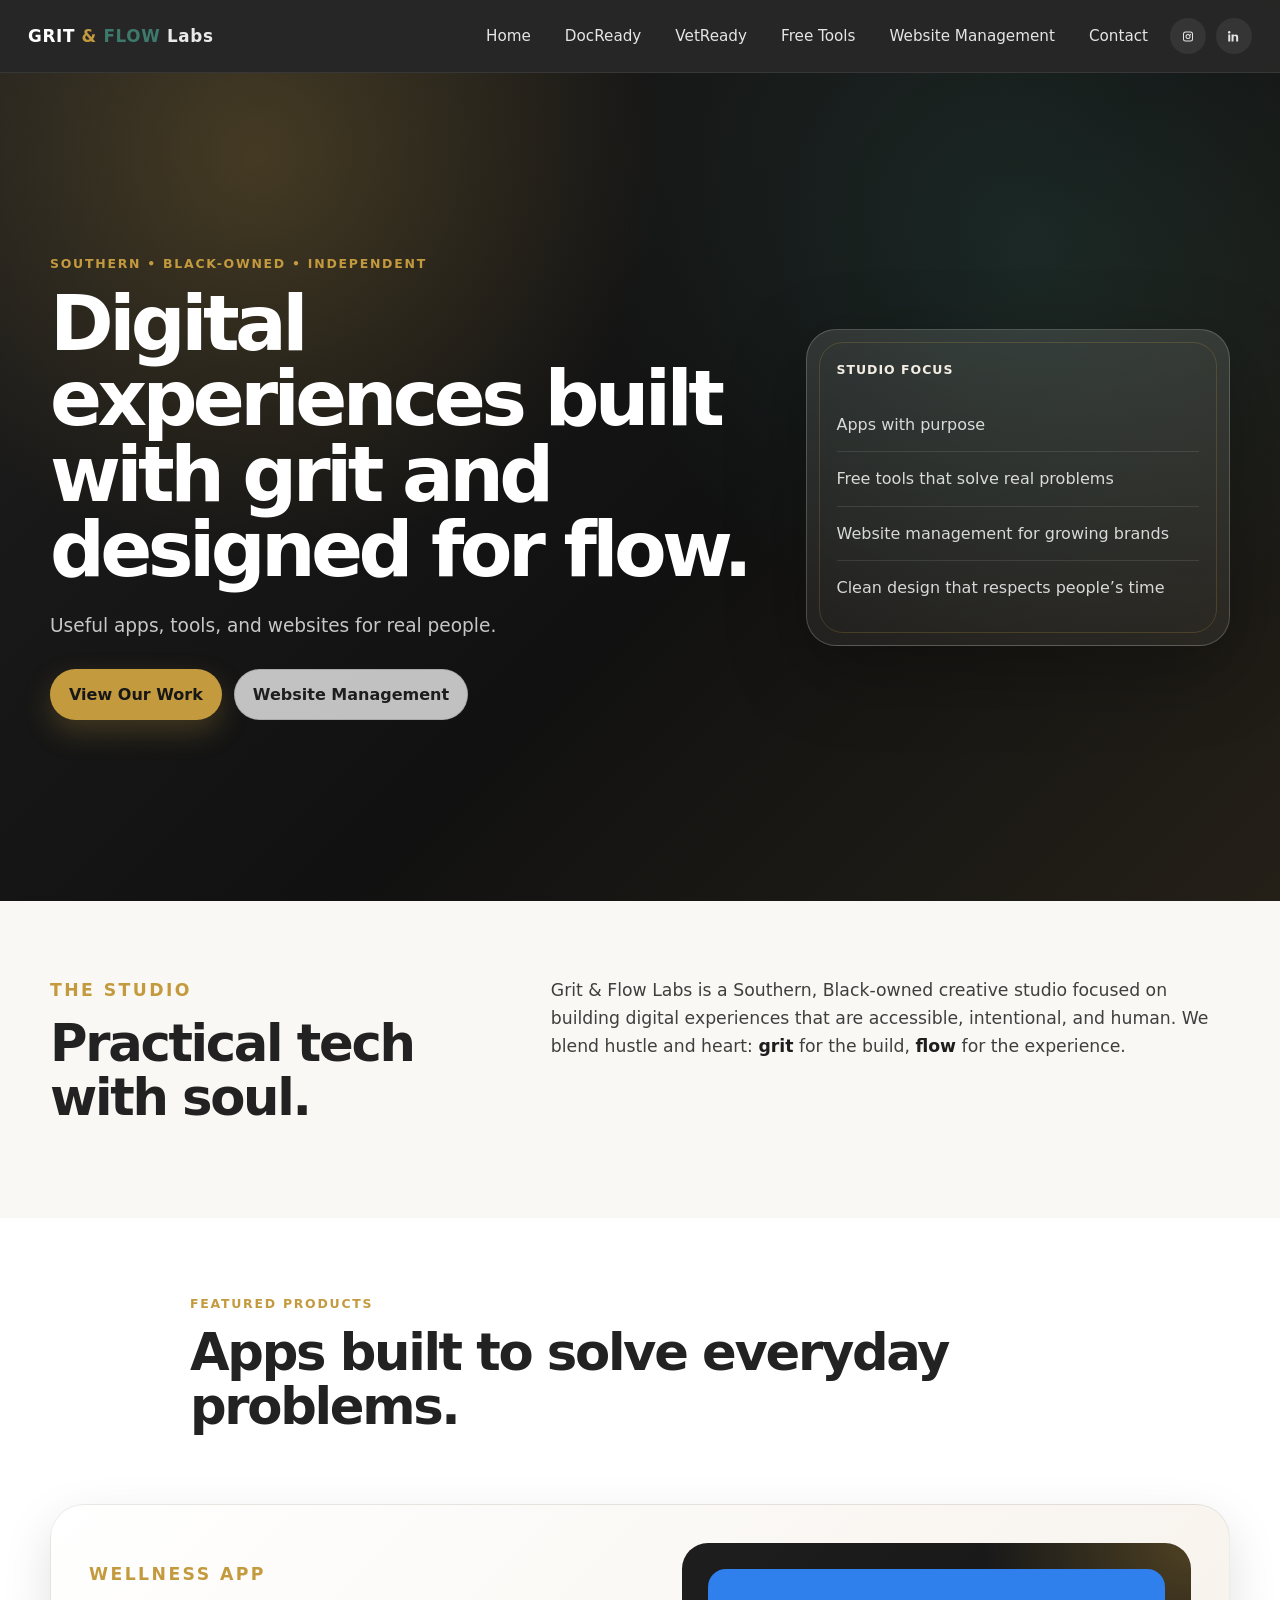
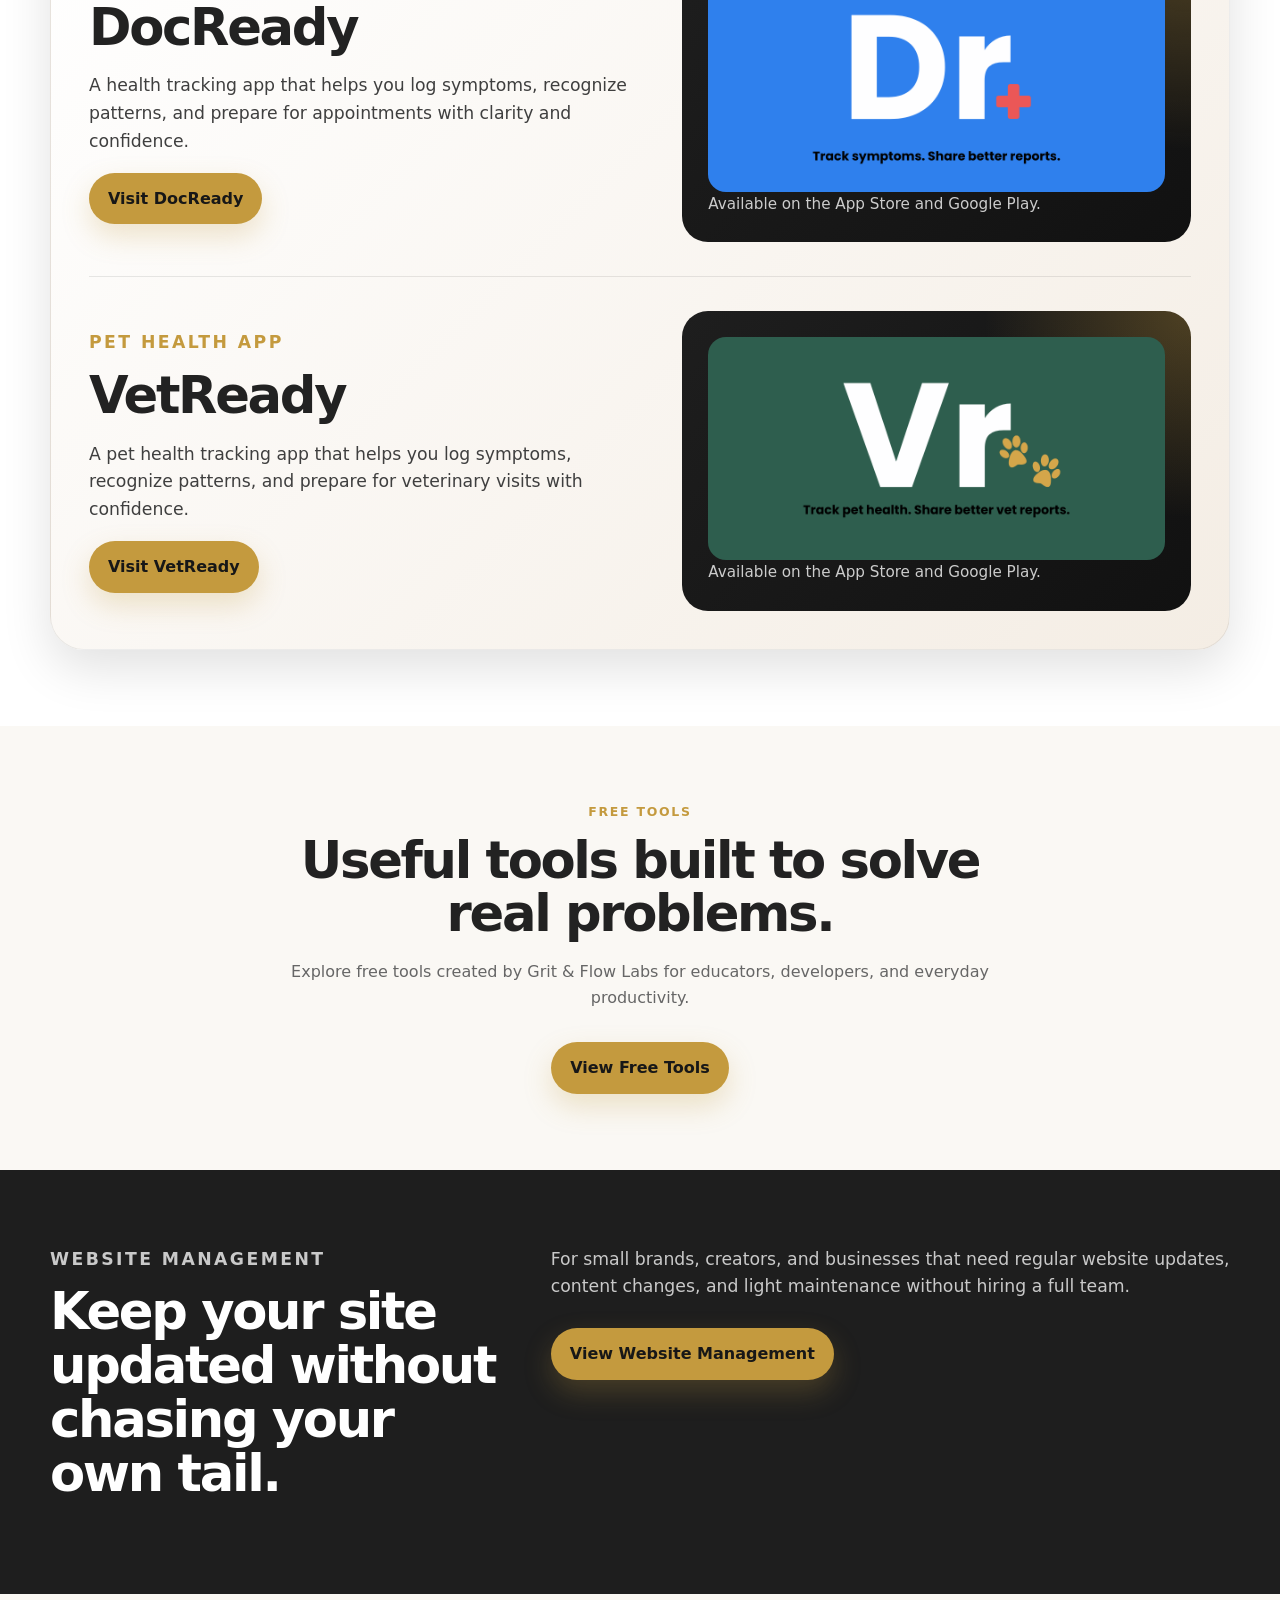
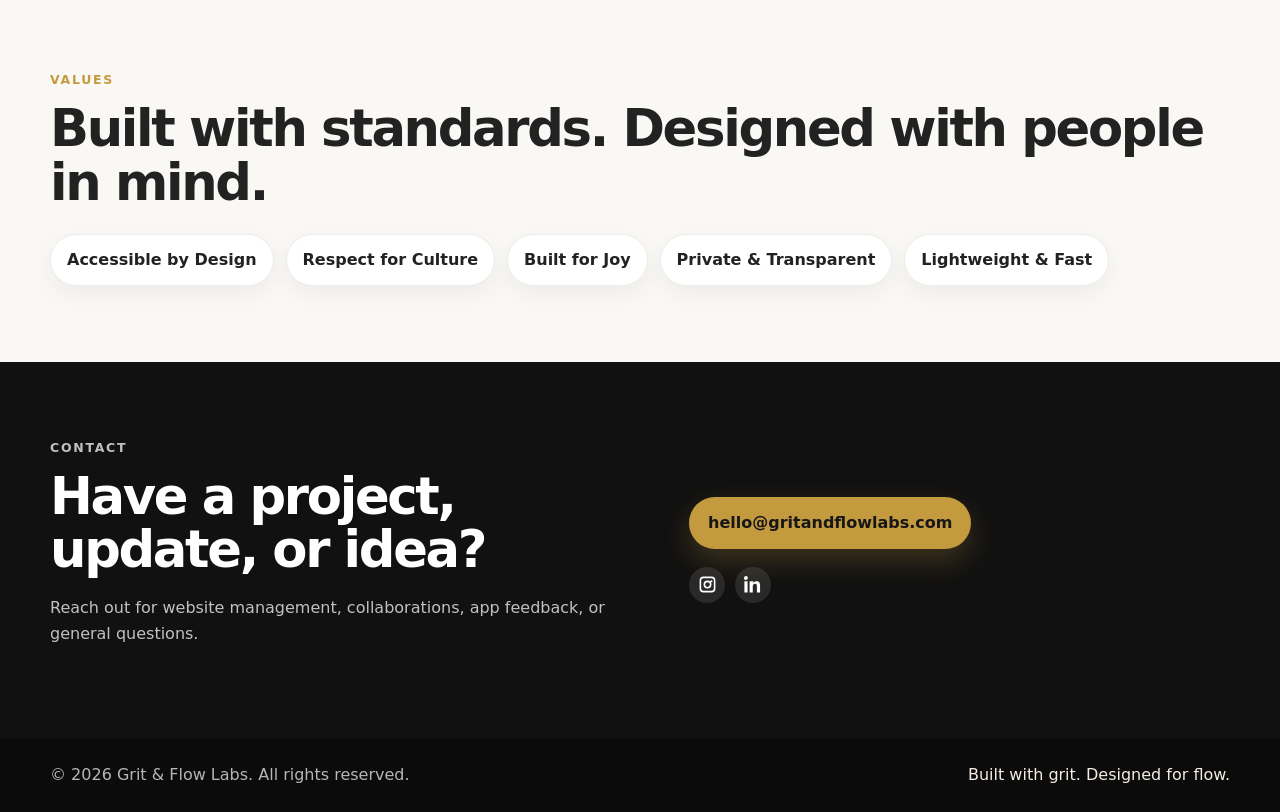
<file: index.html>
<!doctype html>
<html lang="en">
<head>
  <meta charset="utf-8" />

  <meta name="viewport" content="width=device-width, initial-scale=1" />
  <meta name="google-site-verification" content="lXQeGCzMcwORRXXdTI3H_9_Cq4VjbIh1p4WEnHiQxts" />

  <title>Grit & Flow Labs</title>

  <meta
    name="description"
    content="Grit & Flow Labs is a Southern, Black-owned creative studio building apps, tools, and websites with intention, care, and flow."
  />

  <meta property="og:title" content="Grit & Flow Labs" />
  <meta
    property="og:description"
    content="Apps, tools, and websites built with grit and designed for flow."
  />
  <meta property="og:type" content="website" />
  <meta property="og:image" content="favicon.png" />

  <link rel="icon" type="image/png" href="favicon.png" />
  <link rel="apple-touch-icon" href="favicon.png" />
  <meta name="theme-color" content="#1E1E1E" />

  <link rel="stylesheet" href="styles.css" />
</head>

<body>
  <header class="site-header">
    <a class="brand" href="index.html" aria-label="Grit & Flow Labs home">
      <span class="wordmark">
        <strong>GRIT</strong>
        <span class="amp">&amp;</span>
        <span class="flow">FLOW</span>
        <span class="labs">Labs</span>
      </span>
    </a>

    <button class="nav-toggle" aria-expanded="false" aria-controls="nav">
      Menu
    </button>

    <nav id="nav" class="nav">
      <a href="index.html">Home</a>
      <a href="#docready">DocReady</a>
      <a href="#vetready">VetReady</a>
      <a href="tools.html">Free Tools</a>
      <a href="website-management.html">Website Management</a>
      <a href="#contact">Contact</a>

      <div class="nav-socials" aria-label="Social links">
        <a
          href="https://instagram.com/gritandflowlabs"
          target="_blank"
          rel="noopener"
          aria-label="Instagram"
        >
          <svg width="20" height="20" viewBox="0 0 24 24" fill="currentColor" aria-hidden="true">
            <path d="M7 2h10a5 5 0 0 1 5 5v10a5 5 0 0 1-5 5H7a5 5 0 0 1-5-5V7a5 5 0 0 1 5-5Zm0 2a3 3 0 0 0-3 3v10a3 3 0 0 0 3 3h10a3 3 0 0 0 3-3V7a3 3 0 0 0-3-3H7Zm5 3a5 5 0 1 1 0 10 5 5 0 0 1 0-10Zm0 2a3 3 0 1 0 0 6 3 3 0 0 0 0-6Zm5-2.25a1.25 1.25 0 1 1 0 2.5 1.25 1.25 0 0 1 0-2.5Z" />
          </svg>
        </a>

        <a
          href="https://www.linkedin.com/company/grit-flow-labs"
          target="_blank"
          rel="noopener"
          aria-label="LinkedIn"
        >
          <svg width="20" height="20" viewBox="0 0 24 24" fill="currentColor" aria-hidden="true">
            <path d="M4.98 3.5A2.5 2.5 0 1 1 0 3.5a2.5 2.5 0 0 1 4.98 0ZM.5 8h4v14h-4V8Zm7.5 0h3.8v1.9h.05A4.16 4.16 0 0 1 15.6 8c4 0 4.7 2.6 4.7 6V22h-4v-7.1c0-1.7 0-3.9-2.4-3.9s-2.8 1.9-2.8 3.8V22h-4V8Z" />
          </svg>
        </a>
      </div>
    </nav>
  </header>

  <main id="top">
    <section class="hero luxury-hero">
      <div class="hero-grid">
        <div class="hero-copy">
          <p class="eyebrow">Southern • Black-Owned • Independent</p>

          <h1>
            Digital experiences built with grit and designed for flow.
          </h1>

          <p class="hero-text">
            Useful apps, tools, and websites for real people.
          </p>

          <div class="actions">
            <a class="btn btn-gold" href="#work">View Our Work</a>
            <a class="btn btn-ghost" href="website-management.html">
              Website Management
            </a>
          </div>
        </div>

        <aside class="hero-panel" aria-label="Studio focus">
          <p class="panel-label">Studio Focus</p>

          <ul>
            <li>Apps with purpose</li>
            <li>Free tools that solve real problems</li>
            <li>Website management for growing brands</li>
            <li>Clean design that respects people’s time</li>
          </ul>
        </aside>
      </div>
    </section>

    <section id="about" class="section brand-story">
      <div class="container split">
        <div>
          <p class="eyebrow">The Studio</p>
          <h2>Practical tech with soul.</h2>
        </div>

        <p>
          Grit &amp; Flow Labs is a Southern, Black-owned creative studio focused
          on building digital experiences that are accessible, intentional, and
          human. We blend hustle and heart: <em>grit</em> for the build,
          <em>flow</em> for the experience.
        </p>
      </div>
    </section>

   <section id="work" class="section work-section">
      <div class="container section-heading">
        <p class="eyebrow">Featured Products</p>
        <h2>Apps built to solve everyday problems.</h2>
      </div>
    </section>

    <section id="products" class="section feature-section">
      <div class="container feature-card featured-products-card">

        <article id="docready" class="product-feature">
          <div class="feature-content">
            <p class="eyebrow">Wellness App</p>

            <h2>DocReady</h2>

            <p>
              A health tracking app that helps you log symptoms, recognize patterns,
              and prepare for appointments with clarity and confidence.
            </p>

            <div class="actions">
              <a
                class="btn btn-gold"
                href="https://docready.io"
                target="_blank"
                rel="noopener"
              >
                Visit DocReady
              </a>
            </div>
          </div>

          <div class="feature-note">
            <img
              src="docready-feature.png"
              alt="DocReady Feature Graphic"
              class="feature-image"
            />

            <p class="feature-status">
              Available on the App Store and Google Play.
            </p>
          </div>
        </article>

        <article id="vetready" class="product-feature">
          <div class="feature-content">
            <p class="eyebrow">Pet Health App</p>

            <h2>VetReady</h2>

            <p>
              A pet health tracking app that helps you log symptoms, recognize
              patterns, and prepare for veterinary visits with confidence.
            </p>

            <div class="actions">
              <a
                class="btn btn-gold"
                href="https://vetready.io/"
                target="_blank"
                rel="noopener"
              >
                Visit VetReady
              </a>
            </div>
          </div>

          <div class="feature-note">
            <img
              src="vetready-feature.png"
              alt="VetReady Feature Graphic"
              class="feature-image"
            />

            <p class="feature-status">
              Available on the App Store and Google Play.
            </p>
          </div>
        </article>

  </div>
</section>
      </div>
    </section>

    <section class="section tools-preview">
  <div class="container">

    <div class="section-heading">
      <p class="eyebrow">Free Tools</p>

      <h2>
        Useful tools built to solve real problems.
      </h2>

      <p>
        Explore free tools created by Grit &amp; Flow Labs for educators,
        developers, and everyday productivity.
      </p>
    </div>

    <div class="center-action">
      <a class="btn btn-gold" href="tools.html">
        View Free Tools
      </a>
    </div>

  </div>
</section>

    <section class="section website-preview">
      <div class="container split">
        <div>
          <p class="eyebrow">Website Management</p>
          <h2>Keep your site updated without chasing your own tail.</h2>
        </div>

        <div>
          <p>
            For small brands, creators, and businesses that need regular website
            updates, content changes, and light maintenance without hiring a full
            team.
          </p>

          <div class="actions">
            <a class="btn btn-gold" href="website-management.html">
              View Website Management
            </a>
          </div>
        </div>
      </div>
    </section>

    <section class="section values">
      <div class="container">
        <p class="eyebrow">Values</p>

        <h2>Built with standards. Designed with people in mind.</h2>

        <ul class="pill-list">
          <li>Accessible by Design</li>
          <li>Respect for Culture</li>
          <li>Built for Joy</li>
          <li>Private &amp; Transparent</li>
          <li>Lightweight &amp; Fast</li>
        </ul>
      </div>
    </section>

    <section id="contact" class="section contact">
      <div class="container contact-grid">
        <div>
          <p class="eyebrow">Contact</p>

          <h2>Have a project, update, or idea?</h2>

          <p>
            Reach out for website management, collaborations, app feedback, or
            general questions.
          </p>
        </div>

        <div class="contact-actions">
          <a class="btn btn-gold" href="mailto:hello@gritandflowlabs.com">
            hello@gritandflowlabs.com
          </a>

          <div class="nav-socials contact-socials" aria-label="Social links">
            <a
              href="https://instagram.com/gritandflowlabs"
              target="_blank"
              rel="noopener"
              aria-label="Instagram"
            >
              <svg width="20" height="20" viewBox="0 0 24 24" fill="currentColor" aria-hidden="true">
                <path d="M7 2h10a5 5 0 0 1 5 5v10a5 5 0 0 1-5 5H7a5 5 0 0 1-5-5V7a5 5 0 0 1 5-5Zm0 2a3 3 0 0 0-3 3v10a3 3 0 0 0 3 3h10a3 3 0 0 0 3-3V7a3 3 0 0 0-3-3H7Zm5 3a5 5 0 1 1 0 10 5 5 0 0 1 0-10Zm0 2a3 3 0 1 0 0 6 3 3 0 0 0 0-6Zm5-2.25a1.25 1.25 0 1 1 0 2.5 1.25 1.25 0 0 1 0-2.5Z" />
              </svg>
            </a>

            <a
              href="https://www.linkedin.com/company/grit-flow-labs"
              target="_blank"
              rel="noopener"
              aria-label="LinkedIn"
            >
              <svg width="20" height="20" viewBox="0 0 24 24" fill="currentColor" aria-hidden="true">
                <path d="M4.98 3.5A2.5 2.5 0 1 1 0 3.5a2.5 2.5 0 0 1 4.98 0ZM.5 8h4v14h-4V8Zm7.5 0h3.8v1.9h.05A4.16 4.16 0 0 1 15.6 8c4 0 4.7 2.6 4.7 6V22h-4v-7.1c0-1.7 0-3.9-2.4-3.9s-2.8 1.9-2.8 3.8V22h-4V8Z" />
              </svg>
            </a>
          </div>
        </div>
      </div>
    </section>
  </main>

  <footer class="site-footer">
    <div class="container footer-inner">
      <p>&copy; <span id="year"></span> Grit &amp; Flow Labs. All rights reserved.</p>
      <p class="footer-tag">Built with grit. Designed for flow.</p>
    </div>
  </footer>

  <button
  id="backToTop"
  class="back-to-top"
  aria-label="Back to top"
>
  ↑
</button>

  <script src="script.js"></script>
</body>
</html>
</file>
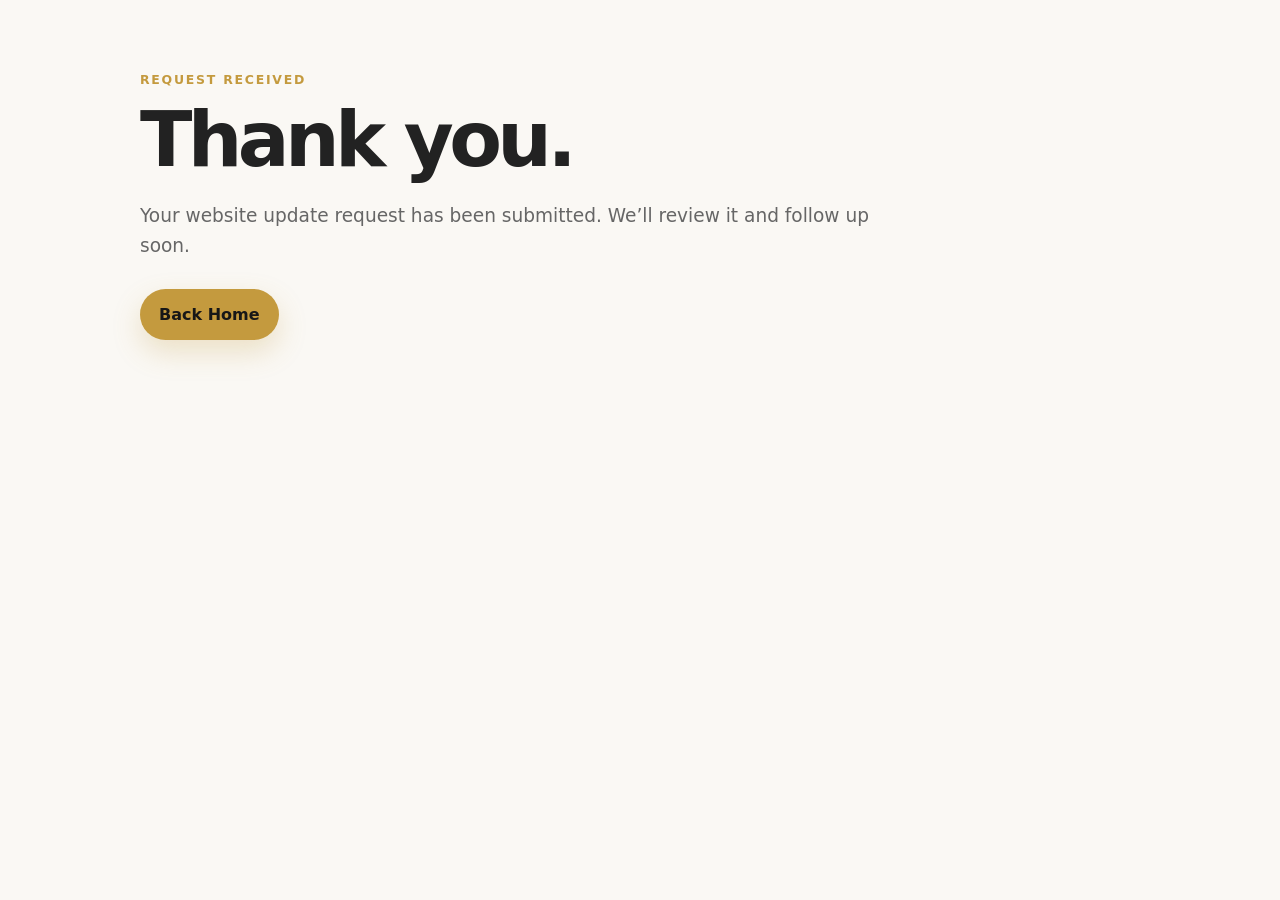
<file: thank-you.html>
<!doctype html>
<html lang="en">
<head>
  <meta charset="utf-8" />
  <meta name="viewport" content="width=device-width, initial-scale=1" />
  <title>Thank You | Grit & Flow Labs</title>
  <link rel="stylesheet" href="styles.css" />
</head>
<body>
  <main class="hero small-hero">
    <div class="container">
      <p class="eyebrow">Request Received</p>
      <h1>Thank you.</h1>
      <p class="hero-text">
        Your website update request has been submitted. We’ll review it and follow up soon.
      </p>
      <a class="btn btn-gold" href="index.html">Back Home</a>
    </div>
  </main>
</body>
</html>
</file>
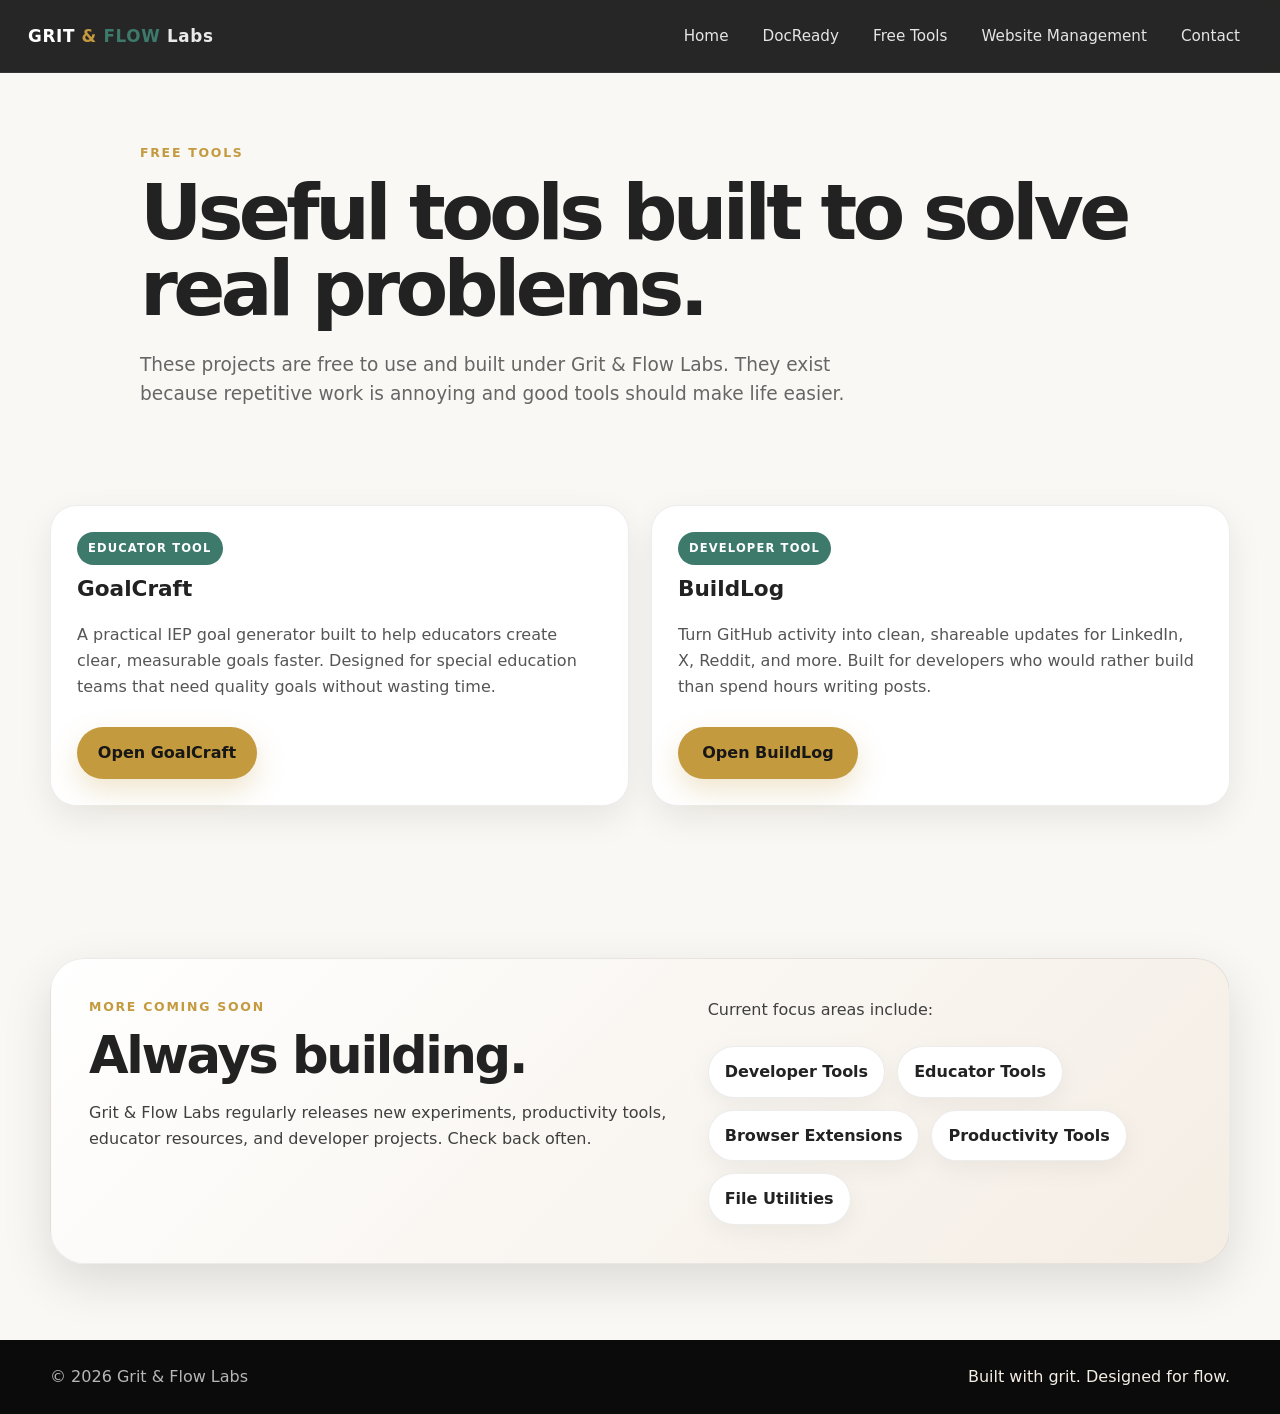
<file: tools.html>
<!doctype html>
<html lang="en">
<head>
  <meta charset="utf-8" />
  <meta name="viewport" content="width=device-width, initial-scale=1" />

  <title>Free Tools | Grit & Flow Labs</title>

  <meta
    name="description"
    content="Free tools built by Grit & Flow Labs for educators, developers, and everyday productivity."
  />

  <link rel="stylesheet" href="styles.css" />
</head>

<body>

  <header class="site-header">
    <a class="brand" href="index.html">
      <span class="wordmark">
        <strong>GRIT</strong>
        <span class="amp">&amp;</span>
        <span class="flow">FLOW</span>
        <span class="labs">Labs</span>
      </span>
    </a>

    <button class="nav-toggle" aria-expanded="false" aria-controls="nav">
      Menu
    </button>

    <nav id="nav" class="nav">
      <a href="index.html">Home</a>
      <a href="index.html#docready">DocReady</a>
      <a href="tools.html">Free Tools</a>
      <a href="website-management.html">Website Management</a>
      <a href="index.html#contact">Contact</a>
    </nav>
  </header>

  <main>

    <section class="hero small-hero">
      <div class="container">
        <p class="eyebrow">Free Tools</p>

        <h1>
          Useful tools built to solve real problems.
        </h1>

        <p class="hero-text">
          These projects are free to use and built under Grit &amp; Flow Labs.
          They exist because repetitive work is annoying and good tools should
          make life easier.
        </p>
      </div>
    </section>

    <section class="section tools-page-grid">
      <div class="container">

        <div class="projects-grid">

          <!-- GoalCraft -->

          <article class="card">
            <div class="card-badge">
              Educator Tool
            </div>

            <h3>GoalCraft</h3>

            <p>
              A practical IEP goal generator built to help educators create
              clear, measurable goals faster. Designed for special education
              teams that need quality goals without wasting time.
            </p>

            <div class="store-buttons">
              <a
                class="store active"
                href="https://goalcraft.org"
                target="_blank"
                rel="noopener"
              >
                Open GoalCraft
              </a>
            </div>
          </article>

          <!-- BuildLog -->

          <article class="card">
            <div class="card-badge">
              Developer Tool
            </div>

            <h3>BuildLog</h3>

            <p>
              Turn GitHub activity into clean, shareable updates for LinkedIn,
              X, Reddit, and more. Built for developers who would rather build
              than spend hours writing posts.
            </p>

            <div class="store-buttons">
              <a
                class="store active"
                href="https://buildlog.one"
                target="_blank"
                rel="noopener"
              >
                Open BuildLog
              </a>
            </div>
          </article>

        </div>

      </div>
    </section>

    <section class="section">
      <div class="container">

        <div class="feature-card">

          <div>
            <p class="eyebrow">
              More Coming Soon
            </p>

            <h2>
              Always building.
            </h2>

            <p>
              Grit &amp; Flow Labs regularly releases new experiments,
              productivity tools, educator resources, and developer projects.
              Check back often.
            </p>
          </div>

          <div>
            <p>
              Current focus areas include:
            </p>

            <ul class="pill-list">
              <li>Developer Tools</li>
              <li>Educator Tools</li>
              <li>Browser Extensions</li>
              <li>Productivity Tools</li>
              <li>File Utilities</li>
            </ul>
          </div>

        </div>

      </div>
    </section>

  </main>

  <footer class="site-footer">
    <div class="container footer-inner">
      <p>
        © <span id="year"></span> Grit &amp; Flow Labs
      </p>

      <p class="footer-tag">
        Built with grit. Designed for flow.
      </p>
    </div>
  </footer>

  <button
  id="backToTop"
  class="back-to-top"
  aria-label="Back to top"
>
  ↑
</button>

  <script src="script.js"></script>

</body>
</html>
</file>
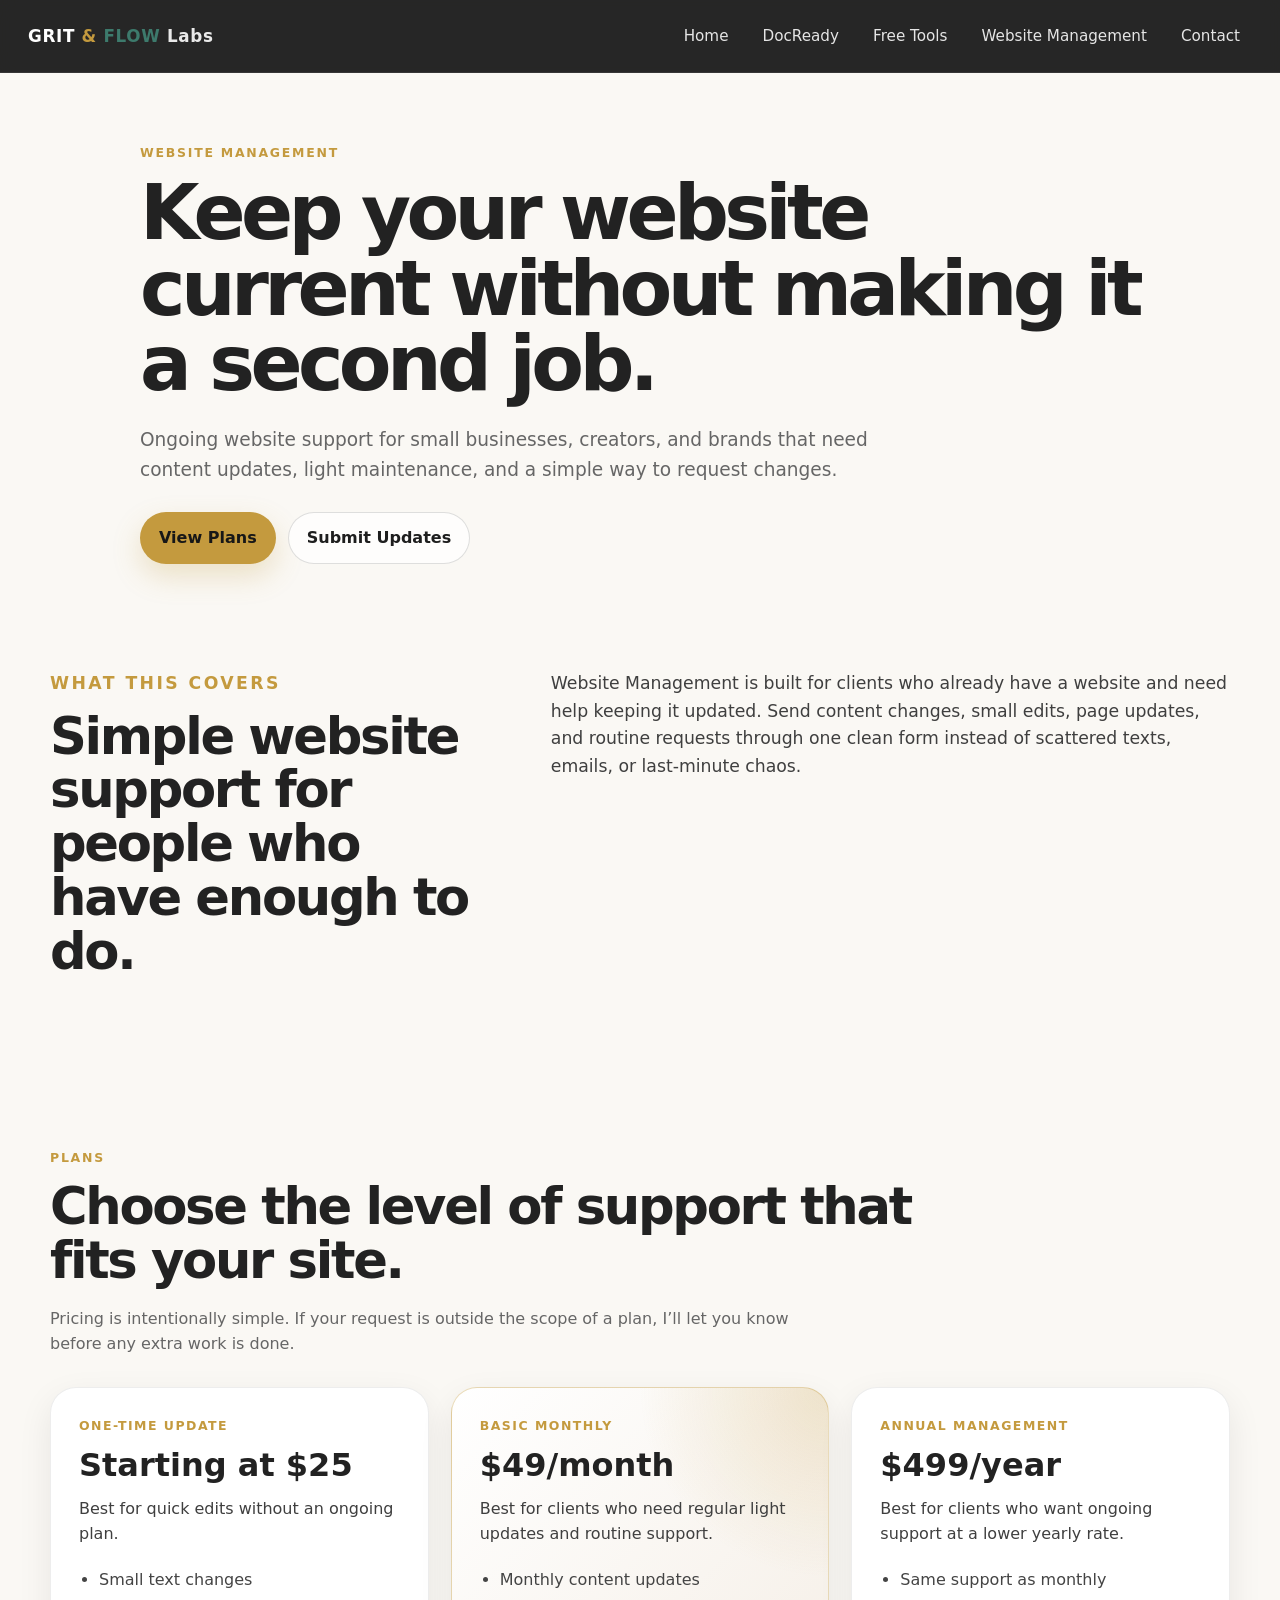
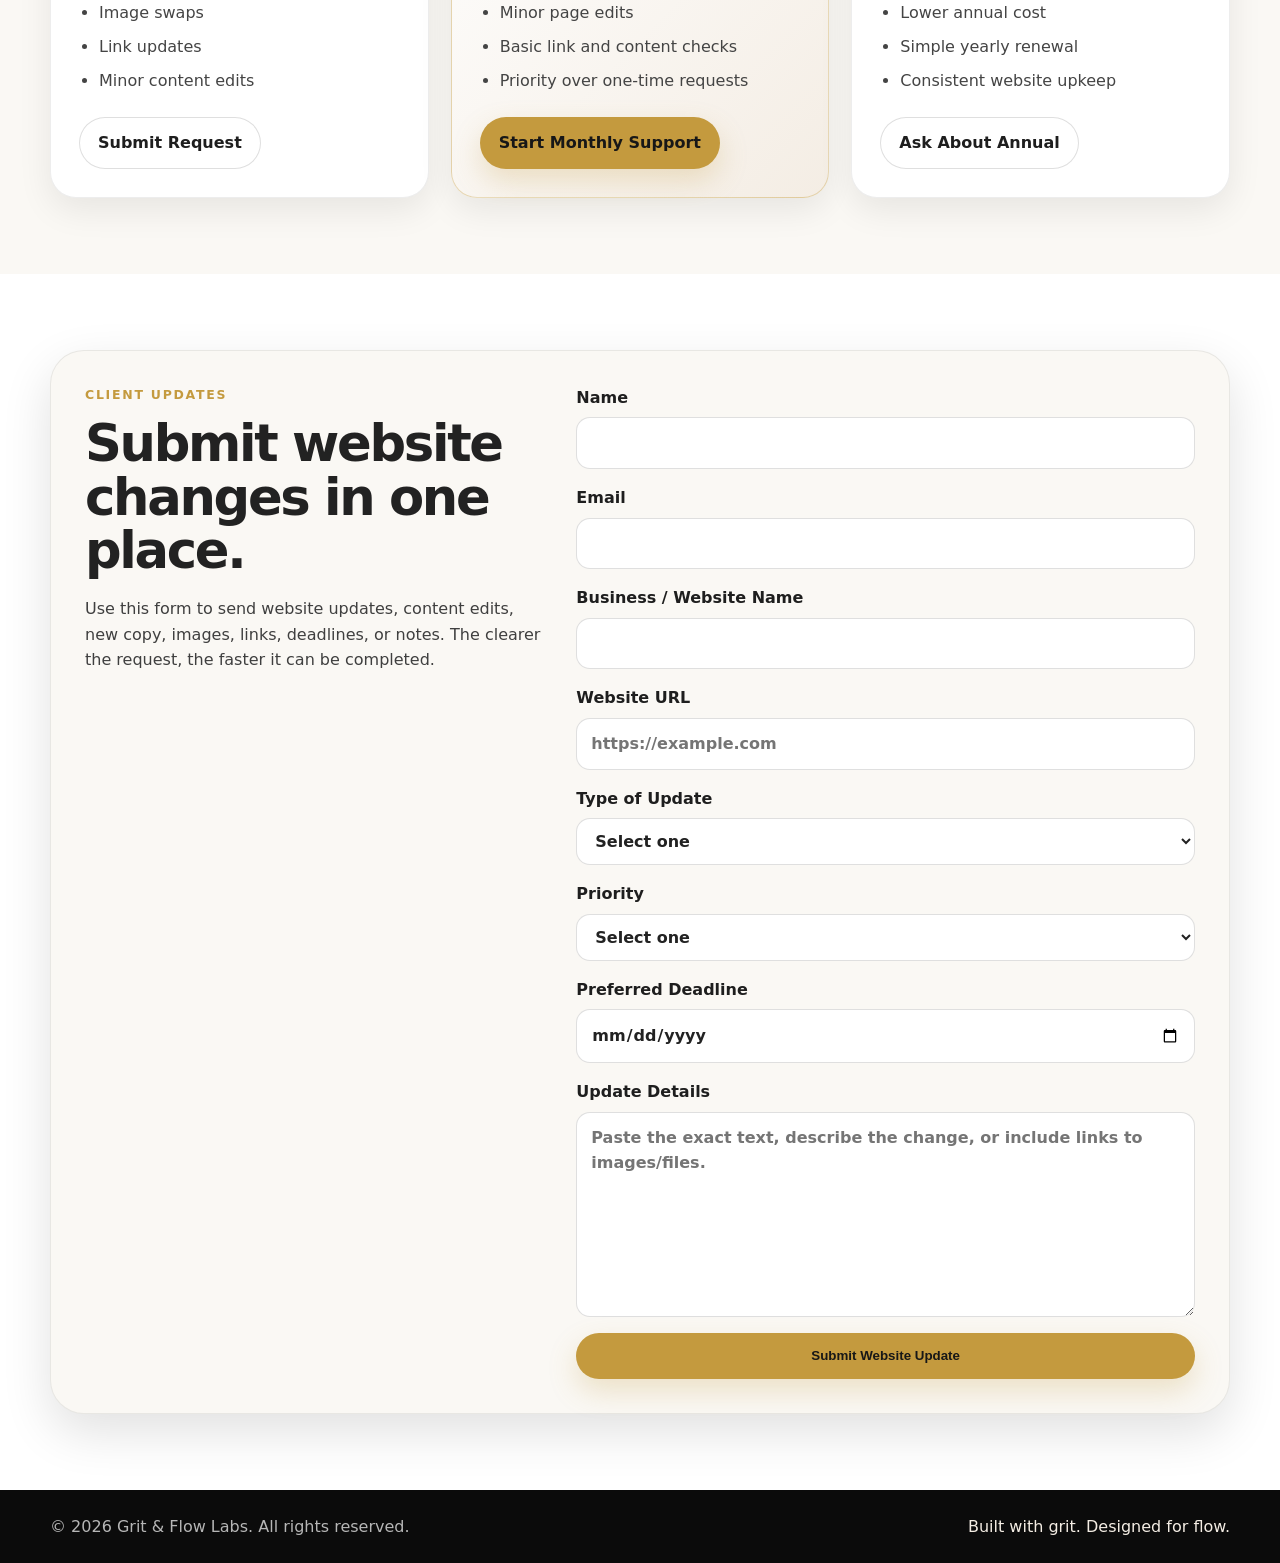
<file: website-management.html>
<!doctype html>
<html lang="en">
<head>
  <meta charset="utf-8" />
  <meta name="viewport" content="width=device-width, initial-scale=1" />

  <title>Website Management | Grit & Flow Labs</title>

  <meta
    name="description"
    content="Website management and content update support from Grit & Flow Labs for small businesses, creators, and growing brands."
  />

  <link rel="icon" type="image/png" href="favicon.png" />
  <link rel="apple-touch-icon" href="favicon.png" />
  <meta name="theme-color" content="#1E1E1E" />

  <link rel="stylesheet" href="styles.css" />
</head>

<body>
  <header class="site-header">
    <a class="brand" href="index.html" aria-label="Grit & Flow Labs home">
      <span class="wordmark">
        <strong>GRIT</strong>
        <span class="amp">&amp;</span>
        <span class="flow">FLOW</span>
        <span class="labs">Labs</span>
      </span>
    </a>

    <button class="nav-toggle" aria-expanded="false" aria-controls="nav">
      Menu
    </button>

    <nav id="nav" class="nav">
      <a href="index.html">Home</a>
      <a href="index.html#docready">DocReady</a>
      <a href="tools.html">Free Tools</a>
      <a href="website-management.html">Website Management</a>
      <a href="index.html#contact">Contact</a>
    </nav>
  </header>

  <main>
    <section class="hero small-hero management-hero">
      <div class="container">
        <p class="eyebrow">Website Management</p>

        <h1>
          Keep your website current without making it a second job.
        </h1>

        <p class="hero-text">
          Ongoing website support for small businesses, creators, and brands that
          need content updates, light maintenance, and a simple way to request changes.
        </p>

        <div class="actions">
          <a class="btn btn-gold" href="#plans">View Plans</a>
          <a class="btn btn-ghost" href="#update-request">Submit Updates</a>
        </div>
      </div>
    </section>

    <section class="section management-intro">
      <div class="container split">
        <div>
          <p class="eyebrow">What This Covers</p>
          <h2>Simple website support for people who have enough to do.</h2>
        </div>

        <p>
          Website Management is built for clients who already have a website and
          need help keeping it updated. Send content changes, small edits, page updates,
          and routine requests through one clean form instead of scattered texts,
          emails, or last-minute chaos.
        </p>
      </div>
    </section>

    <section id="plans" class="section plans-section">
      <div class="container">
        <div class="section-heading">
          <p class="eyebrow">Plans</p>
          <h2>Choose the level of support that fits your site.</h2>
          <p>
            Pricing is intentionally simple. If your request is outside the scope of a plan,
            I’ll let you know before any extra work is done.
          </p>
        </div>

        <div class="pricing-grid">
          <article class="price-card">
            <p class="price-label">One-Time Update</p>
            <h3>Starting at $25</h3>
            <p>
              Best for quick edits without an ongoing plan.
            </p>
            <ul>
              <li>Small text changes</li>
              <li>Image swaps</li>
              <li>Link updates</li>
              <li>Minor content edits</li>
            </ul>
            <a class="btn btn-ghost" href="#update-request">Submit Request</a>
          </article>

          <article class="price-card featured-price">
            <p class="price-label">Basic Monthly</p>
            <h3>$49/month</h3>
            <p>
              Best for clients who need regular light updates and routine support.
            </p>
            <ul>
              <li>Monthly content updates</li>
              <li>Minor page edits</li>
              <li>Basic link and content checks</li>
              <li>Priority over one-time requests</li>
            </ul>
            <a class="btn btn-gold" href="#update-request">Start Monthly Support</a>
          </article>

          <article class="price-card">
            <p class="price-label">Annual Management</p>
            <h3>$499/year</h3>
            <p>
              Best for clients who want ongoing support at a lower yearly rate.
            </p>
            <ul>
              <li>Same support as monthly</li>
              <li>Lower annual cost</li>
              <li>Simple yearly renewal</li>
              <li>Consistent website upkeep</li>
            </ul>
            <a class="btn btn-ghost" href="#update-request">Ask About Annual</a>
          </article>
        </div>
      </div>
    </section>

    <section id="update-request" class="section update-section">
      <div class="container update-card">
        <div>
          <p class="eyebrow">Client Updates</p>
          <h2>Submit website changes in one place.</h2>
          <p>
            Use this form to send website updates, content edits, new copy, images,
            links, deadlines, or notes. The clearer the request, the faster it can be completed.
          </p>
        </div>

        <form name="website-update" method="POST" data-netlify="true" class="update-form"
          name="website-update"
          method="POST"
          data-netlify="true"
          action="/thank-you.html"
          class="update-form"
        >
          
          <input type="hidden" name="form-name" value="website-update" />

          <label>
            Name
            <input type="text" name="name" required />
          </label>

          <label>
            Email
            <input type="email" name="email" required />
          </label>

          <label>
            Business / Website Name
            <input type="text" name="business-name" required />
          </label>

          <label>
            Website URL
            <input type="url" name="website-url" placeholder="https://example.com" />
          </label>

          <label>
            Type of Update
            <select name="update-type" required>
              <option value="">Select one</option>
              <option value="Text/content update">Text/content update</option>
              <option value="Image update">Image update</option>
              <option value="Link update">Link update</option>
              <option value="New page or section">New page or section</option>
              <option value="General maintenance">General maintenance</option>
              <option value="Other">Other</option>
            </select>
          </label>

          <label>
            Priority
            <select name="priority" required>
              <option value="">Select one</option>
              <option value="Normal">Normal</option>
              <option value="Urgent">Urgent</option>
              <option value="Not time sensitive">Not time sensitive</option>
            </select>
          </label>

          <label>
            Preferred Deadline
            <input type="date" name="deadline" />
          </label>

          <label>
            Update Details
            <textarea
              name="update-details"
              rows="7"
              required
              placeholder="Paste the exact text, describe the change, or include links to images/files."
            ></textarea>
          </label>

          <button class="btn btn-gold" type="submit">
            Submit Website Update
          </button>
        </form>
      </div>
    </section>
  </main>

  <footer class="site-footer">
    <div class="container footer-inner">
      <p>© <span id="year"></span> Grit &amp; Flow Labs. All rights reserved.</p>
      <p class="footer-tag">Built with grit. Designed for flow.</p>
    </div>
  </footer>

  <button
  id="backToTop"
  class="back-to-top"
  aria-label="Back to top"
>
  ↑
</button>

  <script src="script.js"></script>
</body>
</html>
</file>
<file: styles.css>
:root{
  --charcoal:#1E1E1E;
  --charcoal-2:#141414;
  --gold:#C49A3E;
  --sage:#3D7A6C;
  --cream:#F4EDE4;
  --soft:#FAF8F4;
  --text:#222;
  --muted:#666;
  --line:rgba(30,30,30,.12);
  --radius:22px;
  --shadow:0 18px 50px rgba(0,0,0,.12);
}

*{box-sizing:border-box}

html{
  scroll-behavior:smooth;
}

html,body{
  margin:0;
  padding:0;
}

body{
  font-family:ui-sans-serif, system-ui, -apple-system, BlinkMacSystemFont, "Segoe UI", sans-serif;
  color:var(--text);
  background:var(--soft);
  line-height:1.6;
}

a{
  color:inherit;
}

/* Header */
.site-header{
  position:sticky;
  top:0;
  z-index:50;
  display:flex;
  align-items:center;
  justify-content:space-between;
  gap:20px;
  padding:16px 28px;
  background:rgba(20,20,20,.92);
  backdrop-filter:blur(14px);
  border-bottom:1px solid rgba(255,255,255,.08);
  color:#fff;
}

.brand{
  text-decoration:none;
  color:#fff;
  white-space:nowrap;
}

.wordmark{
  font-size:1.05rem;
  letter-spacing:.04em;
  font-weight:700;
}

.wordmark strong{
  font-weight:900;
}

.wordmark .amp{
  color:var(--gold);
}

.wordmark .flow{
  color:var(--sage);
  font-weight:800;
}

.wordmark .labs{
  opacity:.9;
}

.nav{
  display:flex;
  align-items:center;
  gap:10px;
}

.nav a{
  color:#fff;
  text-decoration:none;
  font-size:.95rem;
  padding:8px 12px;
  border-radius:999px;
  opacity:.88;
}

.nav a:hover{
  opacity:1;
  background:rgba(255,255,255,.08);
}

.nav-socials{
  display:flex;
  align-items:center;
  gap:10px;
}

.nav-socials a{
  width:36px;
  height:36px;
  display:flex;
  align-items:center;
  justify-content:center;
  border-radius:50%;
  color:#fff;
  background:rgba(255,255,255,.08);
  transition:.2s ease;
}

.nav-socials a:hover{
  background:rgba(255,255,255,.16);
  transform:translateY(-1px);
}

.nav-socials svg{
  width:19px;
  height:19px;
}

.nav-toggle{
  display:none;
  border:1px solid rgba(255,255,255,.28);
  background:transparent;
  color:#fff;
  border-radius:999px;
  padding:8px 14px;
  font-weight:700;
}

/* Shared */
.container{
  width:min(1180px, calc(100% - 40px));
  margin-inline:auto;
}

.section{
  padding:76px 0;
}

.eyebrow{
  margin:0 0 12px;
  color:var(--gold);
  text-transform:uppercase;
  letter-spacing:.14em;
  font-size:.78rem;
  font-weight:900;
}

h1,h2,h3,p{
  margin-top:0;
}

h1{
  font-size:clamp(2.6rem, 6vw, 5.8rem);
  line-height:.98;
  letter-spacing:-.06em;
  margin-bottom:24px;
}

h2{
  font-size:clamp(2rem, 4vw, 3.6rem);
  line-height:1.05;
  letter-spacing:-.045em;
  margin-bottom:18px;
}

h3{
  font-size:1.35rem;
  line-height:1.1;
  margin-bottom:10px;
}

p{
  color:#3f3f3f;
}

.btn,
.store{
  display:inline-flex;
  align-items:center;
  justify-content:center;
  min-height:46px;
  padding:12px 18px;
  border-radius:999px;
  font-weight:850;
  text-decoration:none;
  transition:.2s ease;
}

.btn-gold,
.store.active{
  background:var(--gold);
  color:#171717;
  border:1px solid transparent;
  box-shadow:0 12px 28px rgba(196,154,62,.25);
}

.btn-gold:hover,
.store.active:hover{
  filter:brightness(.96);
  transform:translateY(-1px);
}

.btn-ghost{
  background:rgba(255,255,255,.74);
  color:var(--charcoal);
  border:1px solid rgba(30,30,30,.14);
}

.btn-ghost:hover{
  background:#fff;
  transform:translateY(-1px);
}

.actions,
.store-buttons{
  display:flex;
  flex-wrap:wrap;
  gap:12px;
}

/* Hero */
.luxury-hero{
  min-height:calc(100vh - 72px);
  display:flex;
  align-items:center;
  padding:96px 0;
  background:
    radial-gradient(circle at 80% 20%, rgba(61,122,108,.22), transparent 34%),
    radial-gradient(circle at 20% 10%, rgba(196,154,62,.25), transparent 32%),
    linear-gradient(135deg, var(--charcoal), #111 55%, #242018);
  color:#fff;
  overflow:hidden;
}

.hero-grid{
  width:min(1180px, calc(100% - 40px));
  margin-inline:auto;
  display:grid;
  grid-template-columns:minmax(0,1.25fr) minmax(320px,.75fr);
  align-items:center;
  gap:48px;
}

.hero-text{
  max-width:760px;
  color:rgba(255,255,255,.76);
  font-size:1.16rem;
  margin-bottom:28px;
}

.hero-panel{
  position:relative;
  padding:30px;
  border-radius:30px;
  background:linear-gradient(180deg, rgba(250,248,244,.12), rgba(250,248,244,.06));
  border:1px solid rgba(250,248,244,.2);
  box-shadow:0 24px 80px rgba(0,0,0,.28);
}

.hero-panel::before{
  content:"";
  position:absolute;
  inset:12px;
  border-radius:24px;
  border:1px solid rgba(196,154,62,.22);
  pointer-events:none;
}

.panel-label{
  color:var(--cream);
  font-weight:900;
  letter-spacing:.08em;
  text-transform:uppercase;
  font-size:.78rem;
}

.hero-panel ul{
  list-style:none;
  padding:0;
  margin:18px 0 0;
}

.hero-panel li{
  padding:14px 0;
  color:rgba(255,255,255,.82);
  border-bottom:1px solid rgba(255,255,255,.1);
}

.hero-panel li:last-child{
  border-bottom:0;
}

/* Brand story */
.brand-story{
  background:var(--soft);
}

.split{
  display:grid;
  grid-template-columns:.8fr 1.2fr;
  gap:48px;
  align-items:start;
}

.split p{
  font-size:1.08rem;
  max-width:850px;
}

.split em{
  font-style:normal;
  color:var(--charcoal);
  font-weight:900;
}

/* Work intro */
.work-section{
  padding-bottom:24px;
  background:#fff;
}

.section-heading{
  max-width:900px;
}

.section-heading p:not(.eyebrow){
  max-width:760px;
  color:var(--muted);
}

/* DocReady */
.feature-section{
  background:#fff;
  padding-top:28px;
}

.feature-card{
  display:grid;
  grid-template-columns:1.1fr .9fr;
  gap:28px;
  padding:38px;
  border-radius:34px;
  background:
    linear-gradient(135deg, #fff, var(--cream));
  border:1px solid rgba(30,30,30,.08);
  box-shadow:var(--shadow);
}

.feature-content p{
  max-width:680px;
  font-size:1.08rem;
}

.feature-note{
  display:flex;
  flex-direction:column;
  justify-content:flex-end;
  min-height:260px;
  padding:26px;
  border-radius:26px;
  background:
    radial-gradient(circle at top right, rgba(196,154,62,.32), transparent 35%),
    linear-gradient(135deg, var(--charcoal), #111);
  color:#fff;
}

.feature-note span{
  width:max-content;
  background:rgba(61,122,108,.95);
  color:#fff;
  border-radius:999px;
  padding:8px 12px;
  font-size:.78rem;
  text-transform:uppercase;
  letter-spacing:.1em;
  font-weight:900;
  margin-bottom:auto;
}

.feature-note p{
  color:rgba(255,255,255,.78);
  margin:0;
}

/* Tools preview */
.tools-preview{
  text-align:center;
}

.tools-preview .section-heading{
  max-width:700px;
  margin:0 auto;
}

.tools-preview .center-action{
  margin-top:32px;
}
.projects-grid{
  display:grid;
  grid-template-columns:repeat(2, minmax(0,1fr));
  gap:22px;
  margin-top:28px;
}

.card{
  display:flex;
  flex-direction:column;
  align-items:flex-start;
  justify-content:space-between;
  gap:12px;
  padding:26px;
  border-radius:26px;
  background:#fff;
  border:1px solid rgba(30,30,30,.08);
  box-shadow:0 12px 34px rgba(0,0,0,.08);
}

.card-badge{
  display:inline-flex;
  align-items:center;
  width:max-content;
  padding:7px 11px;
  border-radius:999px;
  background:var(--sage);
  color:#fff;
  text-transform:uppercase;
  letter-spacing:.1em;
  font-size:.72rem;
  font-weight:900;
}

.card p{
  color:#555;
}

.store-buttons{
  margin-top:auto;
}

.store{
  flex:none;
  min-width:180px;
  text-align:center;
}

.projects-grid .store-buttons{
  justify-content:flex-start;
}

.center-action{
  display:flex;
  justify-content:center;
  margin-top:30px;
}

/* Website preview */
.website-preview{
  background:var(--charcoal);
  color:#fff;
}

.website-preview p{
  color:rgba(255,255,255,.76);
}

.website-preview .btn-gold{
  margin-top:10px;
}

/*Tools*/
.small-hero{
  min-height:auto;
  padding:70px 0 30px;
}

.small-hero .container{
  max-width:1000px;
}

.tools-page-grid{
  padding-top:10px;
}

.small-hero .hero-text{
  color:var(--muted);
}

/*Website Management*/
.management-hero .hero-text{
  max-width:760px;
}

.pricing-grid{
  display:grid;
  grid-template-columns:repeat(3, minmax(0, 1fr));
  gap:22px;
  margin-top:30px;
}

.price-card{
  padding:28px;
  border-radius:26px;
  background:#fff;
  border:1px solid rgba(30,30,30,.08);
  box-shadow:0 12px 34px rgba(0,0,0,.08);
}

.price-label{
  color:var(--gold);
  text-transform:uppercase;
  letter-spacing:.12em;
  font-size:.78rem;
  font-weight:900;
}

.price-card h3{
  font-size:2rem;
  margin-bottom:12px;
}

.price-card ul{
  padding-left:20px;
  margin:20px 0 24px;
}

.price-card li{
  margin-bottom:8px;
  color:#444;
}

.featured-price{
  background:
    radial-gradient(circle at top right, rgba(196,154,62,.22), transparent 34%),
    linear-gradient(135deg, #fff, var(--cream));
  border:1px solid rgba(196,154,62,.35);
}

.update-section{
  background:#fff;
}

.update-card{
  display:grid;
  grid-template-columns:.85fr 1.15fr;
  gap:34px;
  padding:34px;
  border-radius:34px;
  background:var(--soft);
  border:1px solid rgba(30,30,30,.08);
  box-shadow:var(--shadow);
}

.update-form{
  display:grid;
  gap:16px;
}

.update-form label{
  display:grid;
  gap:7px;
  font-weight:800;
  color:var(--charcoal);
}

.update-form input,
.update-form select,
.update-form textarea{
  width:100%;
  border:1px solid rgba(30,30,30,.14);
  border-radius:14px;
  padding:12px 14px;
  font:inherit;
  background:#fff;
  color:var(--text);
}

.update-form input:focus,
.update-form select:focus,
.update-form textarea:focus{
  outline:2px solid rgba(196,154,62,.35);
  border-color:var(--gold);
}

.update-form textarea{
  resize:vertical;
}

@media (max-width:980px){
  .pricing-grid,
  .update-card{
    grid-template-columns:1fr;
  }
}

@media (max-width:640px){
  .price-card,
  .update-card{
    padding:22px;
    border-radius:22px;
  }

  .price-card h3{
    font-size:1.7rem;
  }
}



/* Values */
.values{
  background:var(--soft);
}

.pill-list{
  display:flex;
  flex-wrap:wrap;
  gap:12px;
  padding:0;
  margin:24px 0 0;
  list-style:none;
}

.pill-list li{
  padding:12px 16px;
  border-radius:999px;
  background:#fff;
  border:1px solid rgba(30,30,30,.08);
  font-weight:800;
  box-shadow:0 8px 24px rgba(0,0,0,.05);
}

/* Contact */
.contact{
  background:#111;
  color:#fff;
}

.contact p{
  color:rgba(255,255,255,.74);
}

.contact-grid{
  display:grid;
  grid-template-columns:1fr .9fr;
  gap:38px;
  align-items:center;
}

.contact-actions{
  display:flex;
  flex-direction:column;
  align-items:flex-start;
  gap:18px;
}

.contact-socials a{
  background:rgba(255,255,255,.1);
}

/* Footer */
.site-footer{
  background:#0b0b0b;
  color:rgba(255,255,255,.75);
  padding:24px 0;
}

.footer-inner{
  display:flex;
  justify-content:space-between;
  gap:14px;
  align-items:center;
  flex-wrap:wrap;
}

.footer-inner p{
  color:rgba(255,255,255,.7);
  margin:0;
}

.footer-tag{
  color:var(--cream) !important;
}

/*back to top*/
.back-to-top{
  position:fixed;
  right:24px;
  bottom:24px;

  width:48px;
  height:48px;

  border:none;
  border-radius:50%;

  background:var(--gold);
  color:#111;

  font-size:1.25rem;
  font-weight:700;

  cursor:pointer;

  box-shadow:0 10px 25px rgba(0,0,0,.18);

  opacity:0;
  visibility:hidden;

  transition:all .25s ease;

  z-index:999;
}

.back-to-top.show{
  opacity:1;
  visibility:visible;
}

.back-to-top:hover{
  transform:translateY(-2px);
}

.featured-products-card{
  grid-template-columns:1fr;
  gap:34px;
}

.product-feature{
  display:grid;
  grid-template-columns:1fr .9fr;
  gap:28px;
  align-items:center;
  padding-bottom:34px;
  border-bottom:1px solid rgba(30,30,30,.1);
}

.product-feature:last-child{
  padding-bottom:0;
  border-bottom:none;
}

@media (max-width:980px){
  .product-feature{
    grid-template-columns:1fr;
  }
}

@media (max-width:640px){
  .back-to-top{
    right:16px;
    bottom:16px;
    width:44px;
    height:44px;
  }
}

/* Motion */
.hero-copy,
.hero-panel,
.section{
  animation:fadeUp .55s ease both;
}

@keyframes fadeUp{
  from{
    opacity:0;
    transform:translateY(14px);
  }
  to{
    opacity:1;
    transform:translateY(0);
  }
}

.feature-image{
  width:100%;
  border-radius:18px;
  display:block;
}

.feature-status{
  margin-top:14px;
  color:rgba(255,255,255,.8);
  font-size:.95rem;
}

/* Tablet */
@media (max-width:980px){
  .hero-grid,
  .split,
  .feature-card,
  .contact-grid{
    grid-template-columns:1fr;
  }

  .luxury-hero{
    min-height:auto;
    padding:86px 0;
  }

  .hero-panel{
    max-width:640px;
  }

  .feature-note{
    min-height:220px;
  }

  .projects-grid{
    grid-template-columns:1fr;
  }
}

/* Mobile nav */
@media (max-width:860px){
  .site-header{
    padding:12px 16px;
  }

  .nav-toggle{
    display:inline-flex;
  }

  .nav{
    display:none;
  }

  .nav.open{
    position:absolute;
    top:62px;
    left:12px;
    right:12px;
    display:flex;
    flex-direction:column;
    align-items:stretch;
    gap:8px;
    padding:14px;
    border-radius:22px;
    background:#111;
    border:1px solid rgba(255,255,255,.12);
    box-shadow:0 18px 40px rgba(0,0,0,.28);
  }

  .nav.open a{
    padding:12px 14px;
  }

  .nav.open .nav-socials{
    padding:8px 4px 2px;
  }
}

/* Mobile */
@media (max-width:640px){
  .container,
  .hero-grid{
    width:min(100% - 28px, 1180px);
  }

  .section{
    padding:56px 0;
  }

  .luxury-hero{
    padding:70px 0 58px;
  }

  h1{
    font-size:clamp(2.45rem, 14vw, 4rem);
  }

  h2{
    font-size:clamp(1.9rem, 9vw, 2.8rem);
  }

  .hero-text{
    font-size:1rem;
  }

  .actions,
  .store-buttons{
    flex-direction:column;
  }

  .btn,
  .store{
    width:100%;
  }

  .hero-panel,
  .feature-card,
  .card{
    border-radius:22px;
  }

  .hero-panel,
  .feature-card{
    padding:22px;
  }

  .feature-note{
    min-height:190px;
    padding:22px;
  }

  .pill-list{
    flex-direction:column;
  }

  .pill-list li{
    width:100%;
    text-align:center;
  }

  .footer-inner{
    flex-direction:column;
    align-items:flex-start;
  }

  .wordmark{
    font-size:.95rem;
  }
}

/* Reduced motion */
@media (prefers-reduced-motion: reduce){
  *,
  *::before,
  *::after{
    animation:none !important;
    transition:none !important;
    scroll-behavior:auto !important;
  }
}
</file>
